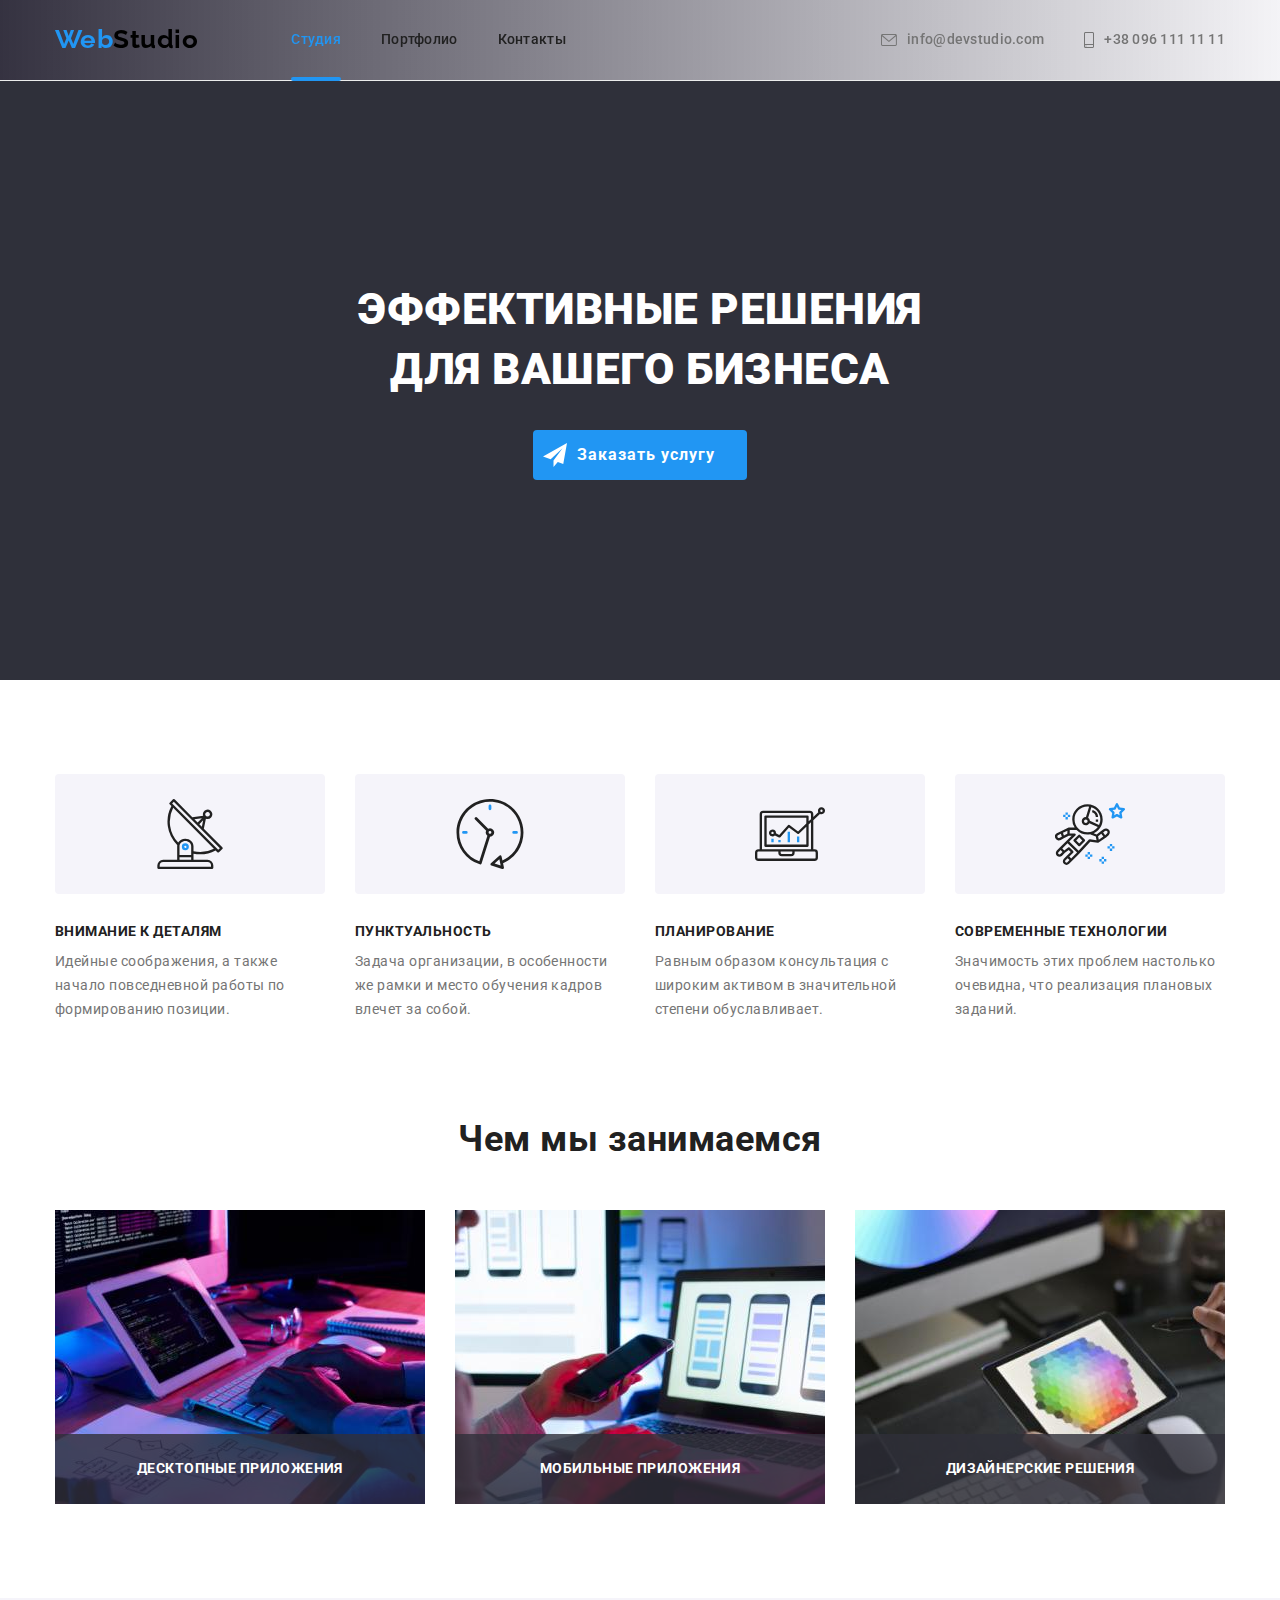
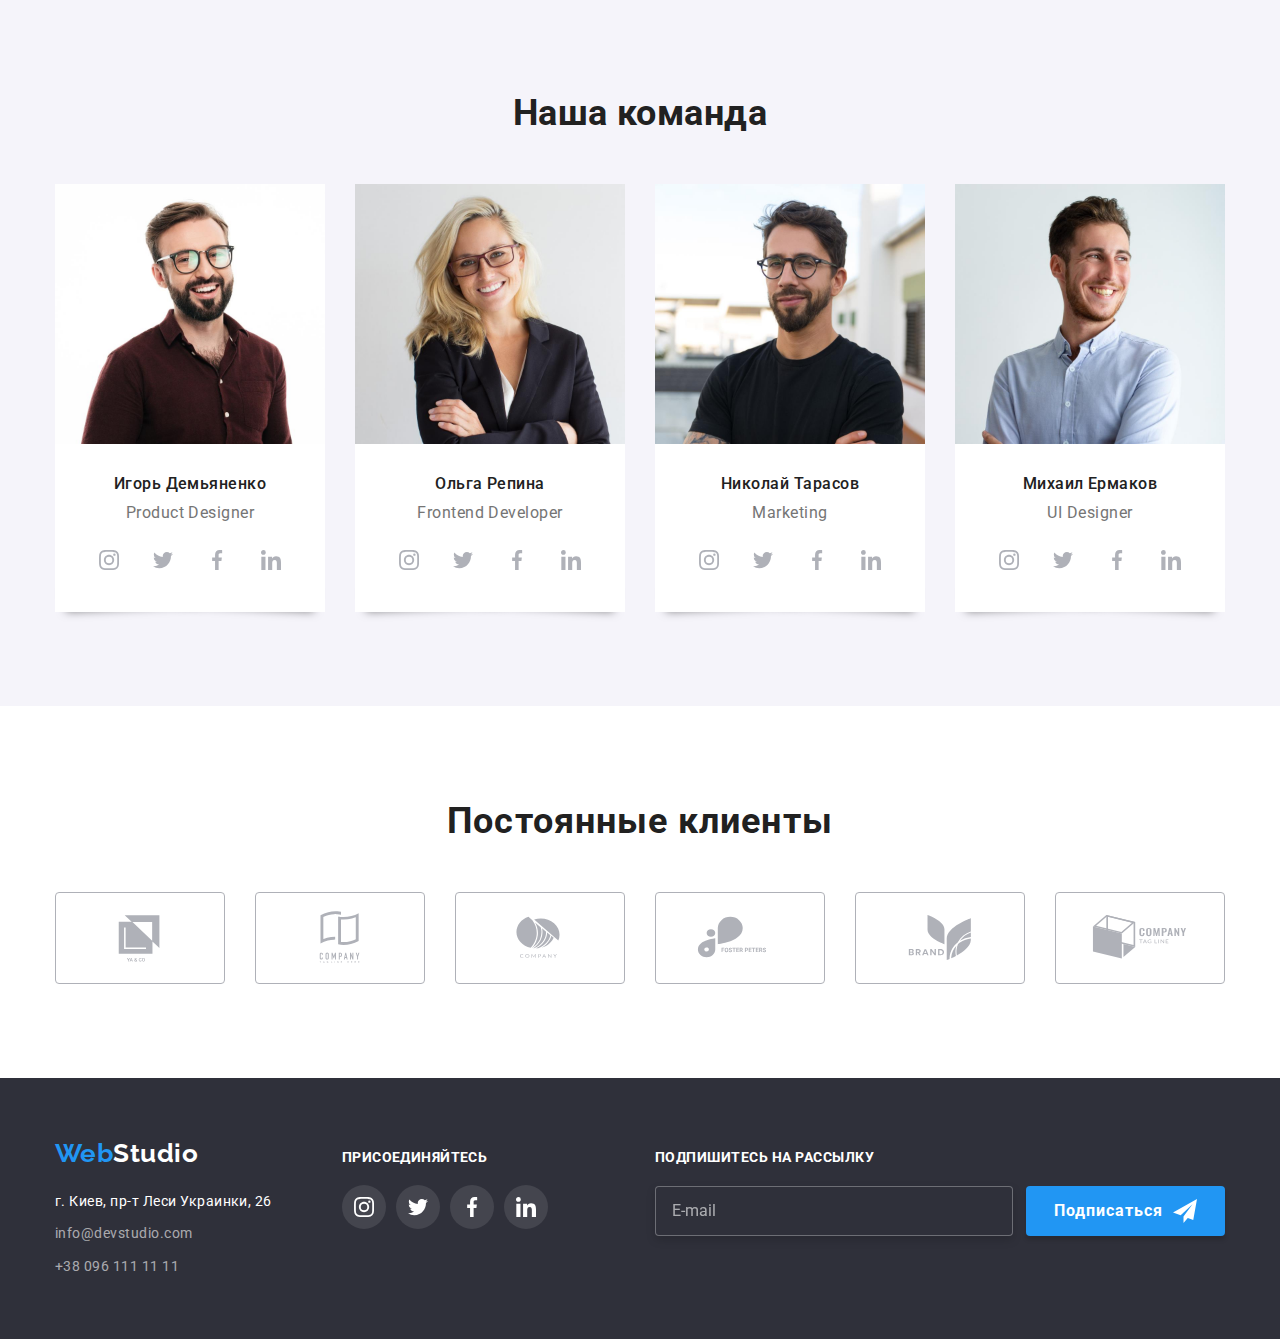
<file: index.html>
<!DOCTYPE html>
<html lang="ru">

<head>
    <link rel="icon" type="img/png" href="./images/favicon.png">
    <meta charset="UTF-8" />
    <meta name="viewport" content="width=device-width, initial-scale=1.0" />
    <title>Web Studio</title>
    <!-- Сначала шрифт, потом нормализатор -->
    <link rel="stylesheet"
        href="https://fonts.googleapis.com/css2?family=Raleway:wght@700&family=Roboto:wght@400;500;700;900&display=swap">
    <link rel="stylesheet"
        href="https://cdnjs.cloudflare.com/ajax/libs/modern-normalize/1.0.0/modern-normalize.min.css" />
    <!-- Потом ваши стили -->
    <link rel="stylesheet" href="./css/common.css">
</head>

<body class="page">
    <!--шапка сайта-->
    <header class="header">
        <div class="container-section nav-section">
            <a href="/index.html" lang="en" class="logo"><span class="logo-span">Web</span>Studio</a>
            <nav class="nav-list">
                <ul class="list site-nav">
                    <li class=" nav-item"><a href="./index.html" class="link animation current">Студия</a></li>
                    <li class=" nav-item"><a href="./portfolio.html" class="link animation">Портфолио</a></li>
                    <li class=" nav-item"><a href="#" class="link animation">Контакты</a></li>
                </ul>
            </nav>
            <ul class="list auth-nav">
                <li class=" auth-item">
                    <a href="mailto:info@devstudio.com" target="_blank" class="link animation">
                        <svg class="nav-under-icon" width="16" height="12">
                            <use href="./images/icons.svg#icon-mail"></use>
                        </svg>info&#64devstudio.com</a>
                </li>
                <li class=" auth-item">
                    <a href="tel:+380961111111" target="_blank" class="link animation">
                        <svg class="nav-under-icon" width="10" height="16">
                            <use href="./images/icons.svg#icon-smartphone"></use>
                        </svg>+38 096 111 11 11</a>
                </li>
            </ul>
        </div>
    </header>
    <main>
        <!--Герой -->
        <section class="hero">
            <div class="container-section hero-section">
                <h1 class="hero-title"> <span class="hero-title-accent">Эффективные</span> решения для&nbsp;вашего
                    бизнеса </h1>
                <button type="button" class="hero-button button bg-animation" data-modal-open>
                    Заказать услугу
                </button>
            </div>
        </section>
        <!--преимущества -->
        <section class="advantages section">
            <div class="container-section">
                <ul class="list advanteges-list">
                    <li class="advanteges-content antenna-content">
                        <div class="advanteges-icon-box" aria-label="icon-antenna">
                            <span class="visually-hidden">
                                icon-antenna
                            </span>
                            <svg class="advanteges-icon" width="70" height="70">
                                <use href="./images/icons.svg#icon-antenna"></use>
                            </svg>
                        </div>
                        <div class="advanteges-text-content">
                            <h3 class="advantages-title">Внимание к деталям</h3>
                            <p class="advantages-text">Идейные соображения, а также начало повседневной работы по
                                формированию
                                позиции.</p>
                        </div>
                    </li>
                    <li class="advanteges-content">
                        <div class="advanteges-icon-box" aria-label=" icon-clock">
                            <span class="visually-hidden">
                                icon-clock
                            </span>
                            <svg class="advanteges-icon" width="70" height="70">
                                <use href="./images/icons.svg#icon-clock"></use>
                            </svg>
                        </div>
                        <div class="advanteges-text-content">
                            <h3 class="advantages-title">Пунктуальность</h3>
                            <p class="advantages-text">Задача организации, в особенности же рамки и место обучения
                                кадров
                                влечет
                                за собой.</p>
                        </div>
                    </li>
                    <li class="advanteges-content">
                        <div class="advanteges-icon-box" aria-label=" icon-diagram">
                            <span class="visually-hidden">
                                icon-diagram
                            </span>
                            <svg class="advanteges-icon" width="70" height="70">
                                <use href="./images/icons.svg#icon-diagram"></use>
                            </svg>
                        </div>
                        <div class="advanteges-text-content">
                            <h3 class="advantages-title">Планирование</h3>
                            <p class="advantages-text">Равным образом консультация с широким активом в значительной
                                степени
                                обуславливает.</p>
                        </div>
                    </li>
                    <li class="advanteges-content">
                        <div class="advanteges-icon-box" aria-label="icon-astronaut">
                            <span class="visually-hidden">
                                icon-astronaut
                            </span>
                            <svg class="advanteges-icon" width="70" height="70">
                                <use href="./images/icons.svg#icon-astronaut"></use>
                            </svg>
                        </div>
                        <div class="advanteges-text-content">
                            <h3 class="advantages-title">Современные технологии</h3>
                            <p class="advantages-text">Значимость этих проблем настолько очевидна, что реализация
                                плановых
                                заданий.</p>
                        </div>
                    </li>
                </ul>
            </div>
        </section>
        <!--Чем мы занимаемся  -->
        <section class="activity section">
            <div class="container-section">
                <h2 class=" activity section-title">Чем мы занимаемся</h2>
                <ul class="list">
                    <li class="activity-li">
                        <img src="./images/activity/activity1.jpg" alt="Компьютер" />
                        <div class="activity-action-thumb">
                            <p class="activity-action-text">Десктопные приложения</p>
                        </div>
                    </li>
                    <li class="activity-li">
                        <img src="./images/activity/activity2.jpg" alt="Телефон" />
                        <div class="activity-action-thumb">
                            <p class="activity-action-text">Мобильные приложения</p>
                        </div>
                    </li>
                    <li class="activity-li">
                        <img src="./images/activity/activity3.jpg" alt="Планшет" />
                        <div class="activity-action-thumb">
                            <p class="activity-action-text">Дизайнерские решения</p>
                        </div>
                    </li>
                </ul>
            </div>
        </section>
        <!--Наша команда -->
        <section class="team section">
            <div class="container-section">
                <h2 class="team-title">Наша команда</h2>
                <ul class="team-list list">
                    <li class="team-item">
                        <div class="team-item-shadow">
                            <img src="./images/team/team1.jpg" alt="Игорь Демьяненко" width="270" />
                            <div class="team-under-img">
                                <h3 class="team-second-title">Игорь Демьяненко</h3>
                                <p class="team-text" lan animationg="en">Product Designer</p>
                                <ul class="socials-list list">
                                    <li class="socials-item">
                                        <a class="socials-link team-link bg-animation" href="">
                                            <svg class="team-icon svg-animation" width="20" height="20">
                                                <use href="./images/icons.svg#icon-instagram"></use>
                                            </svg>
                                        </a>
                                    </li>
                                    <li class="socials-item">
                                        <a class="socials-link team-link bg-animation" href="">
                                            <svg class="team-icon svg-animation" width="20" height="20">
                                                <use href="./images/icons.svg#icon-twitter"></use>
                                            </svg>
                                        </a>
                                    </li>
                                    <li class="socials-item">
                                        <a class="socials-link team-link bg-animation" href="">
                                            <svg class="team-icon svg-animation" width="20" height="20">
                                                <use href="./images/icons.svg#icon-facebook"></use>
                                            </svg>
                                        </a>
                                    </li>
                                    <li class="socials-item">
                                        <a class="socials-link team-link bg-animation" href="">
                                            <svg class="team-icon svg-animation" width="20" height="20">
                                                <use href="./images/icons.svg#icon-linkedin"></use>
                                            </svg>
                                        </a>
                                    </li>
                                </ul>
                            </div>
                        </div>
                    </li>
                    <li class="team-item">
                        <div class="team-item-shadow">
                            <img class="team-img" src="./images/team/team2.jpg" alt="Ольга Репина" width="270" />
                            <div class="team-under-img">
                                <h3 class="team-second-title">Ольга Репина</h3>
                                <p class="team-text" lang="en">Frontend Developer</p>
                                <ul class="socials-list list">
                                    <li class="socials-item">
                                        <a class="socials-link team-link bg-animation" href="">
                                            <svg class="team-icon svg-animation" width="20" height="20">
                                                <use href="./images/icons.svg#icon-instagram"></use>
                                            </svg>
                                        </a>
                                    </li>
                                    <li class="socials-item">
                                        <a class="socials-link team-link bg-animation" href="">
                                            <svg class="team-icon svg-animation" width="20" height="20">
                                                <use href="./images/icons.svg#icon-twitter"></use>
                                            </svg>
                                        </a>
                                    </li>
                                    <li class="socials-item">
                                        <a class="socials-link team-link bg-animation" href="">
                                            <svg class="team-icon svg-animation" width="20" height="20">
                                                <use href="./images/icons.svg#icon-facebook"></use>
                                            </svg>
                                        </a>
                                    </li>
                                    <li class="socials-item">
                                        <a class="socials-link team-link bg-animation" href="">
                                            <svg class="team-icon svg-animation" width="20" height="20">
                                                <use href="./images/icons.svg#icon-linkedin"></use>
                                            </svg>
                                        </a>
                                    </li>
                                </ul>
                            </div>
                        </div>
                    </li>
                    <li class="team-item">
                        <div class="team-item-shadow">
                            <img class="team-img" src="./images/team/team3.jpg" alt="Николай Тарасов" width="270" />
                            <div class="team-under-img">
                                <h3 class="team-second-title">Николай Тарасов</h3>
                                <p class="team-text" lang="en">Marketing</p>
                                <ul class="socials-list list">
                                    <li class="socials-item">
                                        <a class="socials-link team-link bg-animation" href="">
                                            <svg class="team-icon svg-animation" width="20" height="20">
                                                <use href="./images/icons.svg#icon-instagram"></use>
                                            </svg>
                                        </a>
                                    </li>
                                    <li class="socials-item">
                                        <a class="socials-link team-link bg-animation" href="">
                                            <svg class="team-icon svg-animation" width="20" height="20">
                                                <use href="./images/icons.svg#icon-twitter"></use>
                                            </svg>
                                        </a>
                                    </li>
                                    <li class="socials-item">
                                        <a class="socials-link team-link bg-animation" href="">
                                            <svg class="team-icon svg-animation" width="20" height="20">
                                                <use href="./images/icons.svg#icon-facebook"></use>
                                            </svg>
                                        </a>
                                    </li>
                                    <li class="socials-item">
                                        <a class="socials-link team-link bg-animation" href="">
                                            <svg class="team-icon svg-animation" width="20" height="20">
                                                <use href="./images/icons.svg#icon-linkedin"></use>
                                            </svg>
                                        </a>
                                    </li>
                                </ul>
                            </div>
                        </div>
                    </li>
                    <li class="team-item">
                        <div class="team-item-shadow">
                            <img class="team-img" src="./images/team/team4.jpg" alt="Михаил Ермаков" width="270" />
                            <div class="team-under-img">
                                <h3 class="team-second-title">Михаил Ермаков</h3>
                                <p class="team-text" lang="en">UI Designer</p>
                                <ul class="socials-list list">
                                    <li class="socials-item">
                                        <a class="socials-link team-link bg-animation" href="">
                                            <svg class="team-icon svg-animation" width="20" height="20">
                                                <use href="./images/icons.svg#icon-instagram"></use>
                                            </svg>
                                        </a>
                                    </li>
                                    <li class="socials-item">
                                        <a class="socials-link team-link bg-animation" href="">
                                            <svg class="team-icon svg-animation" width="20" height="20">
                                                <use href="./images/icons.svg#icon-twitter"></use>
                                            </svg>
                                        </a>
                                    </li>
                                    <li class="socials-item">
                                        <a class="socials-link team-link bg-animation" href="">
                                            <svg class="team-icon svg-animation" width="20" height="20">
                                                <use href="./images/icons.svg#icon-facebook"></use>
                                            </svg>
                                        </a>
                                    </li>
                                    <li class="socials-item">
                                        <a class="socials-link team-link bg-animation" href="">
                                            <svg class="team-icon svg-animation" width="20" height="20">
                                                <use href="./images/icons.svg#icon-linkedin"></use>
                                            </svg>
                                        </a>
                                    </li>
                                </ul>
                            </div>
                        </div>
                    </li>
                </ul>
            </div>
        </section>
        <section class="our-client section">
            <div class="container-section">
                <h2 class="our-client-title">Постоянные клиенты</h2>
                <ul class="our-client-list list">
                    <li class="our-client-item">
                        <a class="our-client-link border-animation" href="">
                            <svg class="our-client-icon svg-animation" width="106" height="60">
                                <use href="./images/icons.svg#icon-client-logo-1"></use>
                            </svg>
                        </a>
                    </li>
                    <li class="our-client-item">
                        <a class="our-client-link border-animation" href="">
                            <svg class="our-client-icon svg-animation" width="106" height="60">
                                <use href="./images/icons.svg#icon-client-logo-2"></use>
                            </svg>
                        </a>
                    </li>
                    <li class="our-client-item">
                        <a class="our-client-link border-animation" href="">
                            <svg class="our-client-icon svg-animation" width="106" height="60">
                                <use href="./images/icons.svg#icon-client-logo-3"></use>
                            </svg>
                        </a>
                    </li>
                    <li class="our-client-item">
                        <a class="our-client-link border-animation" href="">
                            <svg class="our-client-icon svg-animation" width="106" height="60">
                                <use href="./images/icons.svg#icon-client-logo-4"></use>
                            </svg>
                        </a>
                    </li>
                    <li class="our-client-item">
                        <a class="our-client-link border-animation" href="">
                            <svg class="our-client-icon svg-animation" width="106" height="60">
                                <use href="./images/icons.svg#icon-client-logo-5"></use>
                            </svg>
                        </a>
                    </li>
                    <li class="our-client-item">
                        <a class="our-client-link border-animation" href="">
                            <svg class="our-client-icon svg-animation" width="106" height="60">
                                <use href="./images/icons.svg#icon-client-logo-6"></use>
                            </svg>
                        </a>
                    </li>
                </ul>
            </div>

        </section>
    </main>
    <!-- Футер -->
    <footer class="footer">
        <div class="container-section footer-section">
            <div class="footer-adress-group">
                <a href="/index.html" lang="en" class="footer-logo"><span class="logo-span">Web</span>Studio</a>
                <address class="footer-adress">
                    <ul class="list">
                        <li class="footer-item"><a href="https://cutt.ly/HHQWCcf" rel="noopener noreferrer"
                                target="_blank" class="map adress">г.
                                Киев, пр-т Леси Украинки, 26</a></li>
                        <li class="footer-item"><a href="mailto:info@devstudio.com" target="_blank" lang="en"
                                class="adress">
                                info&#64devstudio.com
                            </a></li>
                        <li class="footer-item"><a href="tel:+380961111111" target="_blank" class="adress"> +38 096 111
                                11
                                11 </a></li>
                    </ul>
                </address>
            </div>
            <div class="footer-socials-group">
                <h2 class="footer-title">присоединяйтесь</h2>
                <ul class="socials-list list">
                    <li class="socials-item">
                        <a class="socials-link footer-link bg-animation" href="">
                            <svg class="socials-icon footer-icon" width="20" height="20">
                                <use href="./images/icons.svg#icon-instagram"></use>
                            </svg>
                        </a>
                    </li>
                    <li class="socials-item">
                        <a class="socials-link footer-link bg-animation" href="">
                            <svg class="socials-icon footer-icon" width="20" height="20">
                                <use href="./images/icons.svg#icon-twitter"></use>
                            </svg>
                        </a>
                    </li>
                    <li class="socials-item">
                        <a class="socials-link footer-link bg-animation" href="">
                            <svg class="socials-icon footer-icon" width="20" height="20">
                                <use href="./images/icons.svg#icon-facebook"></use>
                            </svg>
                        </a>
                    </li>
                    <li class="socials-item">
                        <a class="socials-link footer-link bg-animation" href="">
                            <svg class="socials-icon footer-icon" width="20" height="20">
                                <use href="./images/icons.svg#icon-linkedin"></use>
                            </svg>
                        </a>
                    </li>
                </ul>
            </div>
            <form class="action-form">
                <div class="action-form-field">
                    <label class="action-form-label" for="mail">Подпишитесь на рассылку</label>
                    <input class="action-form-mail" type="email" name="mail" id="mail" placeholder="E-mail">
                </div>
                <button class="action-form-btn bg-animation" type="submit">Подписаться</button>
            </form>
        </div>
    </footer>
    <div class="backdrop is-hidden" data-modal>
        <form class="form js-speaker-form" autocomplete="on">
            <button type="button" class="form-close-btn" data-modal-close>
                <svg class="close-btn-icon" width="18" height="18">
                    <use href="./images/icons.svg#icon-close"></use>
                </svg>
            </button>
            <h2 class="form-title"><span class="form-title-accent">Оставьте</span> свои данные, мы <span
                    class="form-title-accent">Вам</span> перезвоним</h2>

            <div class="form-field">
                <label class="form-label" for="user-name">Имя</label>
                <input class="form-input" type="text" name="user-name" id="user-name" placeholder="Max Muster" required
                    minlength="3" />
                <svg class="form-icon" width="18" height="18">
                    <use href="./images/icons.svg#icon-person"></use>
                </svg>
            </div>

            <div class="form-field">
                <label class="form-label" for="tel">Телефон</label>
                <input class="form-input" type="tel" name="tel" id="tel" placeholder="+38(0**)-123-45-67" required
                    minlength="3" />
                <svg class="form-icon" width="18" height="18">
                    <use href="./images/icons.svg#icon-phone"></use>
                </svg>
            </div>

            <div class="form-field">
                <label class="form-label" for="mail">Почта</label>
                <input class="form-input" type="email" name="mail" id="mail " placeholder="email@email.com" required
                    minlength="3" />
                <svg class="form-icon" width="18" height="18">
                    <use href="./images/icons.svg#icon-email"></use>
                </svg>
            </div>

            <div class="form-field comment-field">
                <label class="form-label" for="comment">Комментарий</label>
                <textarea class="form-input" name="comment" id="comment" placeholder="Введите текст"></textarea>
            </div>

            <div class="agreements-field">
                <label class="form-label agreements-label">
                    <input class="form-checkbox" type="checkbox" name="agreements" required />
                    <!-- <span class="form-accept-icon"></span> -->

                    <svg class="form-accept-icon" width="15" height="15">
                        <use href="./images/icons.svg#accept-icon"></use>
                    </svg>
                    Соглашаюсь с рассылкой и принимаю <a href="https://www.instagram.com/1valent/"
                        class="agreements-link" target="_blank">Условия договора</a>
                </label>
            </div>

            <button class="modal-btn bg-animation" type="submit">Отправить</button>
        </form>
    </div>
    <script>
        (() => {
            document.querySelector('.js-speaker-form').addEventListener('submit', e => {
                e.preventDefault();

                new FormData(e.currentTarget).forEach((value, name) =>
                    console.log(`${name}: ${value}`),
                );
            });
        })();
    </script>
    <script>
        // position fixed - js mode
        // console.log(document.querySelector(".nav-section").getBoundingClientRect().height);
        // const { height: pageHeaderHeight } = document
        //     .querySelector(".nav-section")
        //     .getBoundingClientRect();

        // document.body.style.paddingTop = `${pageHeaderHeight}px`;    
    </script>
    <script src="./js/modal.js"></script>
</body>

</html>
</file>
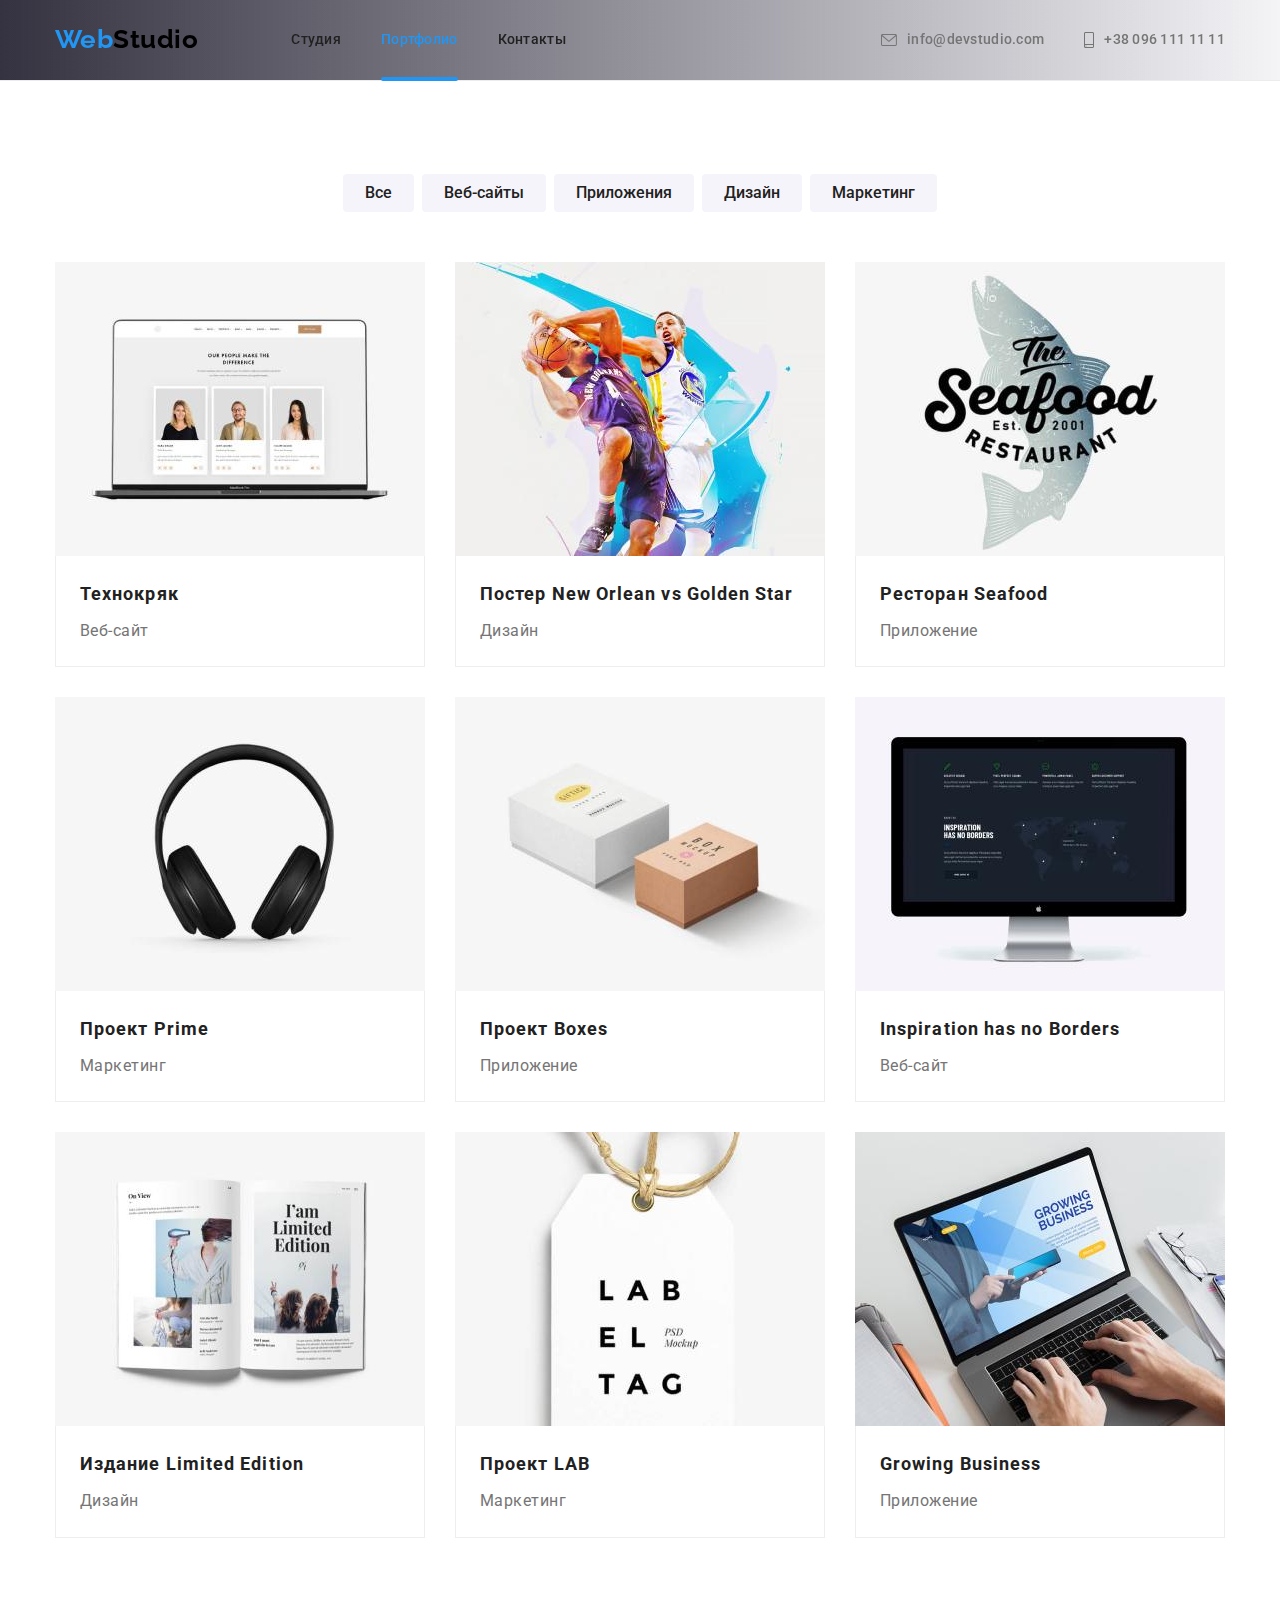
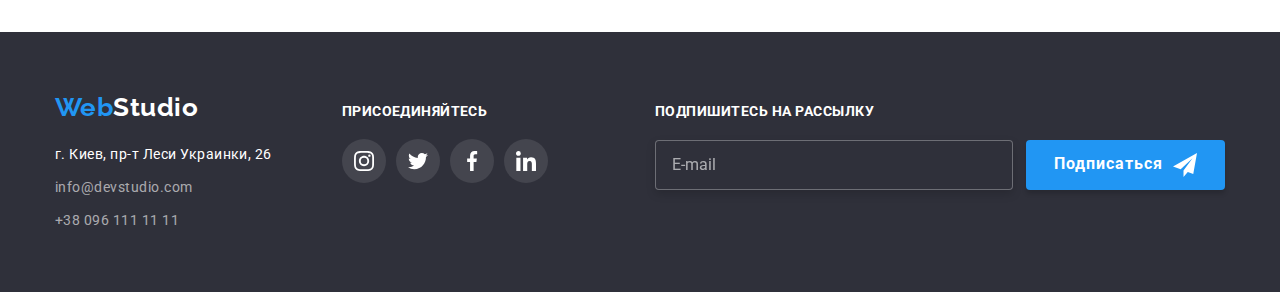
<file: portfolio.html>
<!DOCTYPE html>
<html lang="ru">

<head>
    <meta charset="UTF-8" />
    <meta name="viewport" content="width=device-width, initial-scale=1.0" />
    <title>Web Studio</title>
    <!-- Сначала шрифт, потом нормализатор -->
    <link rel="stylesheet"
        href="https://fonts.googleapis.com/css2?family=Raleway:wght@700&family=Roboto:wght@400;500;700;900&display=swap">
    <link rel="stylesheet"
        href="https://cdnjs.cloudflare.com/ajax/libs/modern-normalize/1.0.0/modern-normalize.min.css" />
    <!-- Потом ваши стили -->
    <link rel="stylesheet" href="./css/common.css">
</head>

<body class="page">
    <!--шапка сайта-->
    <header class="header">
        <div class="container-section nav-section">
            <a href="/index.html" lang="en" class="logo"><span class="logo-span">Web</span>Studio</a>
            <nav class="nav-list">
                <ul class="list site-nav">
                    <li class=" nav-item"><a href="./index.html" class="link animation">Студия</a></li>
                    <li class=" nav-item"><a href="./portfolio.html" class="link animation  current">Портфолио</a></li>
                    <li class=" nav-item"><a href="#" class="link animation">Контакты</a></li>
                </ul>
            </nav>
            <ul class="list auth-nav">
                <li class=" auth-item">
                    <a href="mailto:info@devstudio.com" target="_blank" class="link animation">
                        <svg class="nav-under-icon" width="16" height="12">
                            <use href="./images/icons.svg#icon-mail"></use>
                        </svg>info&#64devstudio.com</a>
                </li>
                <li class=" auth-item">
                    <a href="tel:+380961111111" target="_blank" class="link animation">
                        <svg class="nav-under-icon " width="10" height="16">
                            <use href="./images/icons.svg#icon-smartphone"></use>
                        </svg>+38 096 111 11 11</a>
                </li>
            </ul>
        </div>
    </header>
    <main>
        <!-- job-options -->
        <section class="job section">
            <!-- спрятать -->
            <h1 class="visually-hidden">job-options</h1>
            <div class="job container-section">
                <ul class="job-list list ">
                    <li class="job-icon"><button type="button"
                            class="button job-option port-btn-animation ">Все</button></li>
                    <li class="job-icon"><button type="button"
                            class="button job-option animation port-btn-animation">Веб-сайты</button>
                    </li>
                    <li class="job-icon"><button type="button"
                            class="button job-option animation port-btn-animation">Приложения</button>
                    </li>
                    <li class="job-icon"><button type="button"
                            class="button job-option animation port-btn-animation">Дизайн</button>
                    </li>
                    <li class="job-icon"><button type="button"
                            class="button job-option animation port-btn-animation">Маркетинг</button>
                    </li>
                </ul>
                <!-- развернутый список -->
                <ul class="job-full list ">
                    <li class="job-full-icon">
                        <a class="job-list-link" href="#">
                            <div class="job-action-thumb">
                                <img class="job-action-picture" src="./images/portfolio/9.jpg" alt="Технокряк"
                                    width="370" height="294">
                                <div class="job-action-product">
                                    <p class="job-action-text">
                                        Ресурс предлагает комплексные предложения с разным уровнем функционала и
                                        сервисов.
                                        Все это позволит посетителю получить
                                        исчерпывающие сведения о компании или частном лице.
                                    </p>
                                </div>
                            </div>
                            <div class="job-full-undertext job-before-fu">
                                <h2 class="job-list-title">Технокряк</h2>
                                <p class="job-list-text">Веб-сайт</p>
                            </div>
                        </a>
                    </li>
                    <li class="job-full-icon">
                        <a class="job-list-link" href="#">
                            <div class="job-action-thumb">
                                <img class="job-action-picture" src="./images/portfolio/1.jpg" alt="Технокряк"
                                    width="370" height="294">
                                <div class="job-action-product">
                                    <p class="job-action-text">
                                        Ресурс предлагает комплексные предложения с разным уровнем функционала и
                                        сервисов.
                                        Все это позволит посетителю получить
                                        исчерпывающие сведения о компании или частном лице.
                                    </p>
                                </div>
                            </div>
                            <div class="job-full-undertext">
                                <h2 class="job-list-title">Постер New Orlean vs Golden Star</h2>
                                <p class="job-list-text">Дизайн</p>
                            </div>
                        </a>
                    </li>
                    <li class="job-full-icon">
                        <a class="job-list-link" href="#">
                            <div class="job-action-thumb">
                                <img class="job-action-picture" src="./images/portfolio/2.jpg" alt="Технокряк"
                                    width="370" height="294">
                                <div class="job-action-product">
                                    <p class="job-action-text">
                                        Ресурс предлагает комплексные предложения с разным уровнем функционала и
                                        сервисов.
                                        Все это позволит посетителю получить
                                        исчерпывающие сведения о компании или частном лице.
                                    </p>
                                </div>
                            </div>
                            <div class="job-full-undertext">
                                <h2 class="job-list-title">Ресторан Seafood</h2>
                                <p class="job-list-text">Приложение</p>
                            </div>
                        </a>
                    </li>
                    <li class="job-full-icon">
                        <a class="job-list-link" href="#">
                            <div class="job-action-thumb">
                                <img class="job-action-picture" src="./images/portfolio/3.jpg" alt="Технокряк"
                                    width="370" height="294">
                                <div class="job-action-product">
                                    <p class="job-action-text">
                                        Ресурс предлагает комплексные предложения с разным уровнем функционала и
                                        сервисов.
                                        Все это позволит посетителю получить
                                        исчерпывающие сведения о компании или частном лице.
                                    </p>
                                </div>
                            </div>
                            <div class="job-full-undertext">
                                <h2 class="job-list-title">Проект Prime</h2>
                                <p class="job-list-text">Маркетинг</p>
                            </div>

                        </a>
                    </li>
                    <li class="job-full-icon">
                        <a class="job-list-link" href="#">
                            <div class="job-action-thumb">
                                <img class="job-action-picture" src="./images/portfolio/4.jpg" alt="Технокряк"
                                    width="370" height="294">
                                <div class="job-action-product">
                                    <span class="job-action-text">
                                        Ресурс предлагает комплексные предложения с разным уровнем функционала и
                                        сервисов.
                                        Все это позволит посетителю получить
                                        исчерпывающие сведения о компании или частном лице.
                                    </span>
                                </div>
                            </div>
                            <div class="job-full-undertext">
                                <h2 class="job-list-title">Проект Boxes</h2>
                                <p class="job-list-text">Приложение</p>
                            </div>

                        </a>
                    </li>
                    <li class="job-full-icon">
                        <a class="job-list-link" href="#">
                            <div class="job-action-thumb">
                                <img class="job-action-picture" src="./images/portfolio/5.jpg" alt="Технокряк"
                                    width="370" height="294">
                                <div class="job-action-product">
                                    <p class="job-action-text">
                                        Ресурс предлагает комплексные предложения с разным уровнем функционала и
                                        сервисов.
                                        Все это позволит посетителю получить
                                        исчерпывающие сведения о компании или частном лице.
                                    </p>
                                </div>
                            </div>
                            <div class="job-full-undertext">
                                <h2 class="job-list-title">Inspiration has no Borders</h2>
                                <p class="job-list-text">Веб-сайт</p>
                            </div>

                        </a>
                    </li>
                    <li class="job-full-icon">
                        <a class="job-list-link" href="#">
                            <div class="job-action-thumb">
                                <img class="job-action-picture" src="./images/portfolio/6.jpg" alt="Технокряк"
                                    width="370" height="294">
                                <div class="job-action-product">
                                    <p class="job-action-text">
                                        Ресурс предлагает комплексные предложения с разным уровнем функционала и
                                        сервисов.
                                        Все это позволит посетителю получить
                                        исчерпывающие сведения о компании или частном лице.
                                    </p>
                                </div>
                            </div>
                            <div class="job-full-undertext">
                                <h2 class="job-list-title">Издание Limited Edition</h2>
                                <p class="job-list-text">Дизайн</p>
                            </div>

                        </a>
                    </li>
                    <li class="job-full-icon">
                        <a class="job-list-link" href="#">
                            <div class="job-action-thumb">
                                <img class="job-action-picture" src="./images/portfolio/7.jpg" alt="Технокряк"
                                    width="370" height="294">
                                <div class="job-action-product">
                                    <p class="job-action-text">
                                        Ресурс предлагает комплексные предложения с разным уровнем функционала и
                                        сервисов.
                                        Все это позволит посетителю получить
                                        исчерпывающие сведения о компании или частном лице.
                                    </p>
                                </div>
                            </div>
                            <div class="job-full-undertext">
                                <h2 class="job-list-title">Проект LAB</h2>
                                <p class="job-list-text">Маркетинг</p>
                            </div>

                        </a>
                    </li>
                    <li class="job-full-icon">
                        <a class="job-list-link" href="#">
                            <div class="job-action-thumb">
                                <img class="job-action-picture" src="./images/portfolio/8.jpg" alt="Технокряк"
                                    width="370" height="294">
                                <div class="job-action-product">
                                    <p class="job-action-text">
                                        Ресурс предлагает комплексные предложения с разным уровнем функционала и
                                        сервисов.
                                        Все это позволит посетителю получить
                                        исчерпывающие сведения о компании или частном лице.
                                    </p>
                                </div>
                            </div>
                            <div class="job-full-undertext">
                                <h2 class="job-list-title">Growing Business</h2>
                                <p class="job-list-text">Приложение</p>
                            </div>

                        </a>
                    </li>
                </ul>
            </div>
        </section>
    </main>
    <footer class="footer">
        <div class="container-section footer-section">
            <div class="footer-adress-group">
                <a href="/index.html" lang="en" class="footer-logo"><span class="logo-span">Web</span>Studio</a>
                <address class="footer-adress">
                    <ul class="list">
                        <li class="footer-item"><a href="https://cutt.ly/HHQWCcf" rel="noopener noreferrer"
                                target="_blank" class="map adress">г.
                                Киев, пр-т Леси Украинки, 26</a></li>
                        <li class="footer-item"><a href="mailto:info@devstudio.com" target="_blank" lang="en"
                                class="adress">
                                info&#64devstudio.com
                            </a></li>
                        <li class="footer-item"><a href="tel:+380961111111" target="_blank" class="adress"> +38 096 111
                                11
                                11 </a></li>
                    </ul>
                </address>
            </div>
            <div class="footer-socials-group">
                <h2 class="footer-title">присоединяйтесь</h2>
                <ul class="socials-list list">
                    <li class="socials-item">
                        <a class="socials-link footer-link bg-animation" href="">
                            <svg class="socials-icon footer-icon" width="20" height="20">
                                <use href="./images/icons.svg#icon-instagram"></use>
                            </svg>
                        </a>
                    </li>
                    <li class="socials-item">
                        <a class="socials-link footer-link bg-animation" href="">
                            <svg class="socials-icon footer-icon" width="20" height="20">
                                <use href="./images/icons.svg#icon-twitter"></use>
                            </svg>
                        </a>
                    </li>
                    <li class="socials-item">
                        <a class="socials-link footer-link bg-animation" href="">
                            <svg class="socials-icon footer-icon" width="20" height="20">
                                <use href="./images/icons.svg#icon-facebook"></use>
                            </svg>
                        </a>
                    </li>
                    <li class="socials-item">
                        <a class="socials-link footer-link bg-animation" href="">
                            <svg class="socials-icon footer-icon" width="20" height="20">
                                <use href="./images/icons.svg#icon-linkedin"></use>
                            </svg>
                        </a>
                    </li>
                </ul>
            </div>
            <div class="action-form">
                <div class="action-form-field">
                    <label class="action-form-label" for="mail">Подпишитесь на рассылку</label>
                    <input class="action-form-mail" type="email" name="mail" id="mail" placeholder="E-mail">
                </div>
                <button class="action-form-btn bg-animation" type="submit">Подписаться</button>
            </div>
        </div>
    </footer>
</body>

</html>
</file>
<file: css/common.css>
:root {
  --main-text-color: #212121;
  --low-text-color: #757575;
  --accent-bgc: #2196f3;
  --button-hover: #188ce8;
  --accent-color: #ffffff;
  --team-bgc: #f5f4fa;
  --hero-footer-color: #2f303a;
  --header-top-collor: #c4c4c4;
  --border-job-icon: #eeeeee;
  --border-header: #ececec;
  --bgc-undericon: rgb(33, 150, 243);
  --action-portfolio-text: rgb(33, 150, 243, 0.9);
  --icon-cl: #afb1b8;

  --padding-top: 80px;

  --transition-timing-function: 500ms cubic-bezier(0.4, 0, 0.2, 1);
}

/* пример без аутлайнов  */
li,
input,
a,
button,
textarea {
  outline: transparent;
}

h1,
h2,
h3,
p {
  margin-top: 0;
  margin-bottom: 0;
}

img,
svg {
  display: block;
}
.page {
  color: var(--main-text-color);
  font-family: Roboto, sans-serif;
  letter-spacing: 0.03em;
  /* fixed position */
  padding-top: var(--padding-top);
}
.section {
  padding: 94px 0;
}
.container-section {
  padding: 0 15px;
  margin: 0 auto;

  width: 1200px;
  /* outline: 2px solid #188ce8; */
}

.list {
  list-style: none;
  padding: 0;
  margin: 0;
}

.button {
  border: 1px;
  cursor: pointer;
  border-radius: 4px;
  font-size: 16px;
}
.animation {
  transition: color var(--transition-timing-function);
}
.border-animation {
  transition: border-color var(--transition-timing-function);
}
.bg-animation {
  transition: background-color var(--transition-timing-function);
}
.svg-animation {
  transition: fill var(--transition-timing-function);
}

.port-btn-animation {
  transition: color var(--transition-timing-function), box-shadow var(--transition-timing-function),
    background-color var(--transition-timing-function);
}
/* header */
.header {
  border-bottom: 1px solid var(--border-header);

  /* position fixed try */
  position: fixed;
  min-width: var(--padding-top);
  left: 50%;
  top: 0;
  transform: translateX(-50%);
  width: 100%;
  z-index: 1;
  background: linear-gradient(to right, rgba(31, 28, 44, 0.9), rgba(146, 141, 171, 0.1));
}
.nav-section {
  display: flex;
  align-items: center;
  margin: 0 auto;
}

.logo {
  text-decoration: none;
  padding: 24px 0;
  margin-right: 93px;

  color: #000000;
  font-family: Raleway;
  font-weight: 700;
  font-size: 26px;
  line-height: 1.2;
}

.logo-span {
  color: var(--accent-bgc);
}

.site-nav {
  display: flex;
  margin: 0;
  padding: 22px 0;
}

.nav-item:not(:last-child),
.auth-item:not(:last-child) {
  margin-right: 40px;
}

.site-nav .link {
  position: relative;
  display: block;
  padding: 10px 0;

  color: var(--main-text-color);
  letter-spacing: 0.02em;
  font-weight: 500;
  font-size: 14px;
  line-height: 1.14;
  text-decoration: none;
}
.site-nav .link:hover,
.site-nav .link:focus {
  color: var(--accent-bgc);
}

.site-nav .link.current {
  color: var(--accent-bgc);
}

.site-nav .link.current::after {
  content: '';
  position: absolute;
  display: block;
  left: 0;
  bottom: -23px;

  width: 100%;
  height: 4px;
  border-radius: 2px;
  background-color: var(--accent-bgc);
}
.auth-nav {
  display: flex;
  margin: 0;
  margin-left: auto;
  padding: 22px 0;
}

.auth-nav .link {
  display: flex;
  align-items: center;
  padding: 10px 0;

  color: var(--low-text-color);
  letter-spacing: 0.02em;
  font-weight: 500;
  font-size: 14px;
  line-height: 1.14;
  text-decoration: none;
}

.nav-under-icon {
  display: block;
  margin-right: 10px;
  fill: var(--low-text-color);
  transition: fill var(--transition-timing-function);
}
.auth-nav .link:hover .nav-under-icon,
.auth-nav .link:focus .nav-under-icon {
  fill: var(--accent-bgc);
}
.auth-nav .link:hover,
.auth-nav .link:focus {
  color: var(--accent-bgc);
}

/* hero */

.hero {
  max-width: 1600px;
  height: 600px;
  margin: 0 auto;
  padding: 200px 0;
  background-color: var(--hero-footer-color);

  animation-name: changeBgGradient;
  animation-iteration-count: infinite;
  animation-timing-function: ease-in-out;
  animation-duration: 2000ms;
  animation-direction: alternate;

  background-position: center;
  background-repeat: no-repeat;
  background-size: cover;
}

@keyframes changeBgGradient {
  0% {
    background-image: linear-gradient(to right, rgba(47, 48, 58, 0.4), rgba(47, 48, 58, 0.4)),
      url(../images/hero-img.jpg);
  }

  40% {
    background-image: linear-gradient(to right, rgba(47, 48, 58, 0.4), rgba(47, 48, 58, 0.4)),
      url(../images/hero-img.jpg);
  }

  45% {
    background-image: linear-gradient(to right, rgba(255, 255, 255, 0.1), rgba(47, 48, 58, 0.4)),
      url(../images/hero-img.jpg);
  }

  50% {
    background-image: linear-gradient(to right, rgba(255, 255, 255, 0.1), rgba(255, 255, 255, 0.1)),
      url(../images/hero-img.jpg);
  }

  55% {
    background-image: linear-gradient(to right, rgba(47, 48, 58, 0.4), rgba(255, 255, 255, 0.1)),
      url(../images/hero-img.jpg);
  }

  60% {
    background-image: linear-gradient(to right, rgba(47, 48, 58, 0.4), rgba(47, 48, 58, 0.4)),
      url(../images/hero-img.jpg);
  }

  100% {
    background-image: linear-gradient(to right, rgba(47, 48, 58, 0.4), rgba(47, 48, 58, 0.4)),
      url(../images/hero-img.jpg);
  }
}

.hero-title {
  width: 696px;
  margin: 0 auto;
  margin-bottom: 30px;

  color: var(--accent-color);
  font-weight: 900;
  font-size: 44px;
  line-height: 1.36;
  text-transform: uppercase;
  text-align: center;
}

.hero-title-accent {
  animation-name: changeColor;
  animation-iteration-count: infinite;
  animation-timing-function: ease-in;
  animation-duration: 2000ms;
  animation-direction: normal;
}

@keyframes changeColor {
  0% {
    color: var(--accent-color);
  }

  75% {
    color: var(--accent-color);
  }

  80% {
    color: var(--accent-bgc);
  }

  85% {
    color: var(--accent-color);
  }

  90% {
    color: var(--accent-bgc);
  }

  95% {
    color: var(--accent-color);
  }

  100% {
    color: var(--accent-color);
  }
}

.hero-button {
  display: flex;
  margin: 0 auto;
  text-align: center;
  position: relative;

  letter-spacing: 0.06em;
  padding: 10px 32px;
  padding-left: 0;
  color: var(--accent-color);
  background-color: var(--accent-bgc);
  font-weight: 700;
  line-height: 1.9;
}

.hero-button:hover,
.hero-button:focus {
  background-color: var(--button-hover);
}

.hero-button::before {
  content: '';
  margin: 3px 10px 0;

  background-image: url(../images/modal-theme-icons/icon-send.svg);
  width: 24px;
  height: 24px;
  background-size: contain;
  transform: translate(0, 0) scale(1);
  transition: transform var(--transition-timing-function);
}

.hero-button:hover::before,
.hero-button:focus::before {
  animation: changeIconPosition 2000ms ease;
}

@keyframes changeIconPosition {
  0% {
    transform: translate(0, 0) scale(1);
  }

  50% {
    transform: translate(50px, -50px) scale(0.1);
    opacity: 0;
  }

  60% {
    transform: translate(-50px, 50px) scale(2);
    opacity: 0;
  }

  100% {
    transform: translate(0, 0) scale(1);
  }
}
/* .hero-button::before,
.hero-button::after {
  content: '';
  display: inline-block;
  transition: transform var(--transition-timing-function);

  width: 32px;
  height: 32px;
  background-size: contain;
  perspective: 600px;
}
.hero-button::before {
  background-image: url(../images/main-button-icons/hipster.svg);
  margin: 0 10px;
  transition-delay: 100ms;
  transform: translateY(0) rotateX(0);
}
.hero-button:hover::before,
.hero-button:focus::before {
  transform: translateY(-50px) rotateX(360deg);
}

.hero-button::after {
  position: absolute;
  top: 50%;
  left: 10px;
  transform: translateY(calc(-50% + 50px)) rotateX(0deg);
  background-image: url(../images/main-button-icons/grin.svg);
}

.hero-button:hover::after,
.hero-button:focus::after {
  transform: translateY(-50%) rotateX(360deg);
} */
/* advanteges */
.advantages.section {
  padding-bottom: 0;
}
.advanteges-list {
  display: flex;
}

.advanteges-content:not(:first-child) {
  margin-left: 30px;
}

.advanteges-icon-box {
  display: flex;
  width: 270px;
  height: 120px;
  background: var(--team-bgc);
  border-radius: 4px;
  align-items: center;
  justify-content: center;
}
.advanteges-text-content {
  width: 270px;
  height: 130px;
  padding-top: 30px;
}

.advantages-title {
  font-size: 14px;
  line-height: 1.14;
  text-transform: uppercase;
  margin-bottom: 10px;
}

.advantages-text {
  color: var(--low-text-color);
  font-size: 14px;
  line-height: 1.7;
}

/* activity */
.activity.section {
  margin-top: 0;
}
.activity .container-section {
  flex-wrap: wrap;
  margin: 0 auto;
}
.activity.section-title {
  font-size: 36px;
  line-height: 1.17;
  text-align: center;
  margin-bottom: 50px;
}
.activity .list {
  display: flex;
}

.activity-li {
  width: 370px;
  height: 294px;
  position: relative;
}
.activity-li:not(:last-child) {
  margin-right: 30px;
}

.activity-action-thumb {
  display: flex;
  justify-content: center;
  position: absolute;
  left: 0;
  bottom: 0;
  width: 370px;
  height: 70px;
  padding: 27px 82px;

  background: rgba(47, 48, 58, 0.8);
}
.activity-action-text {
  font-weight: 700;
  font-size: 14px;
  line-height: 1.14;
  text-align: center;
  letter-spacing: 0.03em;
  text-transform: uppercase;

  color: var(--accent-color);
}
/* team */

.team.section {
  background-color: var(--team-bgc);
}

.team-title {
  text-align: center;
  margin: 0 auto 50px;
  font-size: 36px;
  line-height: 1.17;
}

.team-list {
  display: flex;
}

.team-item:not(:last-child) {
  margin-right: 30px;
}

.team-item-shadow {
  width: 270px;
  height: 428px;
  position: relative;
  z-index: 0;
}

.team-item-shadow:before,
.team-item-shadow:after {
  position: absolute;
  z-index: -1;
  content: '';
  bottom: 20px;
  left: 10px;
  width: 50%;
  top: 90%;
  background-color: #212121;
  max-width: 270px;
  box-shadow: 0px 16px 10px rgba(0, 0, 0, 0.5);
  transform: rotate(-3deg);
}

.team-item-shadow:after {
  transform: rotate(3deg);
  right: 10px;
  left: auto;
}

.team-under-img {
  padding: 30px 0;
  background-color: var(--accent-color);
}
.team-second-title {
  margin-bottom: 10px;
  font-weight: 500;
  font-size: 16px;
  line-height: 1.19;
  text-align: center;
}

.team-text {
  color: var(--low-text-color);
  font-size: 16px;
  line-height: 1.19;
  text-align: center;
  margin-bottom: 16px;
}
.socials-list {
  display: flex;
  align-items: center;
  justify-content: center;
}
.socials-item:not(:first-child) {
  margin-left: 10px;
}
.socials-link {
  display: flex;
  align-items: center;
  justify-content: center;

  width: 44px;
  height: 44px;
  border-radius: 50%;
}
.team-link:hover,
.team-link:focus {
  background-color: var(--bgc-undericon);
}
.team-icon {
  fill: var(--icon-cl);
}
.team-link:hover .team-icon,
.team-link:focus .team-icon {
  fill: var(--accent-color);
}

/* our-client-section */

.our-client-title {
  font-weight: 700;
  font-size: 36px;
  line-height: 1.17;
  text-align: center;
  letter-spacing: 0.03em;
  color: var(--main-text-color);

  margin-bottom: 50px;
}
.our-client-list {
  display: flex;
  align-items: center;
}
.our-client-item {
  flex-basis: calc((100% - 5 * 30px / 6));
  height: 92px;
}
.our-client-item:not(:first-child) {
  margin-left: 30px;
}
.our-client-link {
  display: flex;
  justify-content: center;
  align-items: center;

  width: 100%;
  height: 100%;

  border: 1px solid var(--icon-cl);
  border-radius: 4px;
}
.our-client-link:hover,
.our-client-link:focus {
  border-color: var(--bgc-undericon);
}

.our-client-icon {
  fill: var(--icon-cl);
}
.our-client-link:hover .our-client-icon,
.our-client-link:focus .our-client-icon {
  fill: var(--bgc-undericon);
}

/* footer */

.footer {
  padding: 60px 0;
  color: var(--accent-color);
  background-color: var(--hero-footer-color);
}
.footer-section {
  display: flex;
  align-items: baseline;
}
.footer-adress-group {
  margin-right: 70px;
}
.footer-logo {
  color: var(--accent-color);
  font-family: Raleway;
  font-weight: 700;
  font-size: 26px;
  line-height: 1.2;
  text-decoration: none;
}

.footer-adress {
  margin-top: 20px;
}

.logo-span {
  color: var(--accent-bgc);
}

.adress {
  color: rgba(255, 255, 255, 0.6);
  text-decoration: none;
  font-style: normal;
  font-size: 14px;
  line-height: 1.7;
}
.map.adress {
  color: var(--accent-color);
}

.footer-title {
  color: var(--accent-color);
  font-weight: 700;
  font-size: 14px;
  line-height: 16px;
  letter-spacing: 0.03em;
  text-transform: uppercase;

  margin-bottom: 20px;
}
.footer-item:not(:last-child) {
  margin-bottom: 9px;
}
.footer-link {
  background-color: rgba(255, 255, 255, 0.1);
}
.footer-link:hover,
.footer-link:focus {
  background-color: var(--bgc-undericon);
}
.footer-icon {
  fill: var(--accent-color);
}
/* footer action field  */

.action-form {
  position: relative;
  width: 570px;
  height: 86px;
  margin-left: auto;
}

.action-form-field {
  display: flex;
  flex-direction: column;
  font-weight: 700;
  font-size: 14px;
  line-height: 1.14;
  text-transform: uppercase;

  color: var(--accent-color);
}

.action-form-label {
  margin-bottom: 20px;
}

.action-form-mail {
  width: 358px;
  height: 50px;
  padding: 15px 0 15px 16px;
  background-color: var(--hero-footer-color);
  color: rgba(255, 255, 255);
  border: 1px solid rgba(255, 255, 255, 0.3);
  filter: drop-shadow(0px 4px 4px rgba(0, 0, 0, 0.15));
  border-radius: 4px;
  cursor: pointer;
  transition: var(--transition-timing-function);
}

.action-form-mail::placeholder {
  font-size: 16px;
  line-height: 1.25;
  color: rgba(255, 255, 255, 0.6);
}

.action-form-mail:hover,
.action-form-mail:focus {
  border: 1px solid rgba(255, 255, 255);
}

.action-form-btn {
  display: flex;
  position: absolute;
  align-items: center;
  text-align: center;
  cursor: pointer;
  bottom: 0;
  right: 0;

  height: 50px;
  padding: 10px 28px;

  font-weight: 700;
  font-size: 16px;
  line-height: 1.8;
  letter-spacing: 0.06em;
  color: var(--accent-color);
  background-color: var(--accent-bgc);
  box-shadow: 0px 4px 4px rgba(0, 0, 0, 0.15);
  border-radius: 4px;
  border: 1px;
}

.action-form-btn:hover,
.action-form-btn:focus {
  background-color: var(--button-hover);

  transition: var(--transition-timing-function);
}

.action-form-btn::after {
  content: '';
  display: inline-block;

  width: 24px;
  height: 24px;
  background-image: url(../images/modal-theme-icons/icon-send.svg);
  background-size: contain;
  margin-left: 10px;

  transform: translate(0, 0) scale(1);
  transition: transform var(--transition-timing-function);
}

.action-form-btn:hover::after,
.action-form-btn:focus::after {
  animation: changeIconPosition 2000ms ease;
}

/* backdrop */

.backdrop {
  position: fixed;
  z-index: 1;
  top: 0;
  left: 0;
  opacity: 1;

  width: 100%;
  height: 100%;
  background: linear-gradient(to right, rgb(31, 28, 44, 0.9), rgba(146, 141, 171, 0.1));
  transition: opacity var(--transition-timing-function);
}
.backdrop.is-hidden {
  opacity: 0;
  pointer-events: none;
}
.backdrop.is-hidden .form {
  transform: translate(-150%, -100%) scale(0.4) rotateZ(0deg);
  opacity: 0;
}

.form {
  position: absolute;
  top: 50%;
  left: 50%;
  opacity: 1;
  padding: 40px;
  transform: translate(-50%, -50%) scale(1) rotateZ(360deg);

  width: 528px;
  height: 581px;
  background: rgba(255, 255, 255);

  transition: transform var(--transition-timing-function), opacity var(--transition-timing-function);
}

.form-close-btn {
  display: block;
  position: absolute;
  top: 8px;
  right: 8px;
  width: 30px;
  height: 30px;
  padding: 0;
  margin: 0;

  border-radius: 50%;
  border: 1px solid rgba(0, 0, 0, 0.1);

  background-color: var(--accent-color);
  transition: var(--transition-timing-function);
  cursor: pointer;
  text-align: center;
}

.close-btn-icon {
  transition: var(--transition-timing-function);
  margin: 0 auto;
}

.form-close-btn:hover,
.form-close-btn:focus {
  border: 1px solid var(--accent-bgc);
}

.form-close-btn:hover .close-btn-icon,
.form-close-btn:focus .close-btn-icon {
  fill: var(--accent-bgc);
}

.form-title {
  font-size: 20px;
  line-height: 1.15;
  text-align: center;
  letter-spacing: 0.03em;

  color: var(--main-text-color);
  padding-bottom: 12px;
}

.form-title-accent {
  color: var(--accent-bgc);
}

.form-field {
  display: flex;
  position: relative;
  flex-direction: column;
  margin-bottom: 10px;
}

.form-field .form-label {
  margin-bottom: 4px;

  font-size: 12px;
  line-height: 1.16;

  letter-spacing: 0.01em;
  color: var(--low-text-color);

  transition: var(--transition-timing-function);
}

.form-field .form-input {
  height: 40px;
  margin: 0;
  padding: 6px 10px 6px 40px;
  font-size: 12px;
  line-height: 1.16;
  letter-spacing: 0.01em;
  color: var(--main-text-color);
  border: 1px solid rgba(33, 33, 33, 0.2);
  border-radius: 4px;
  cursor: pointer;
  background-color: rgb(255, 255, 255, 0.5);

  transition: var(--transition-timing-function);
}

.form-field .form-input::placeholder {
  opacity: 0.5;
}

.form-field .form-input:hover,
.form-field .form-input:focus {
  border-color: var(--accent-bgc);
  background-color: var(--accent-color);
}

.form-icon {
  display: inline-block;
  position: absolute;
  top: 50%;
  left: 12px;
  transition: var(--transition-timing-function);
}

.form-field .form-input:hover + .form-icon,
.form-field .form-input:focus + .form-icon {
  fill: var(--accent-bgc);
}

.comment-field {
  margin-bottom: 25px;
}

.comment-field .form-input {
  height: 120px;
  padding: 10px;
}

.comment-field .form-input::placeholder {
  padding-left: 16px;
}

.agreements-field {
  margin-bottom: 25px;
  width: 100%;
  padding-left: 13px;
}

.agreements-label {
  display: flex;
  align-items: center;

  font-size: 14px;
  line-height: 1.71;
  letter-spacing: 0.03em;
  color: var(--low-text-color);
  cursor: pointer;
}

.agreements-link {
  color: var(--accent-bgc);
  margin-left: 5px;
}

.form-accept-icon {
  display: inline-block;
  /* width: 15px;
  height: 15px; */
  border: 2px solid var(--main-text-color);
  border-radius: 4px;
  margin-right: 7px;
  transition: fill var(--transition-timing-function),
    background-color var(--transition-timing-function),
    border-color var(--transition-timing-function), transform var(--transition-timing-function);
  transform: scale(1);
  fill: transparent;
  background-color: transparent;
}

.form-checkbox {
  position: absolute;
  white-space: nowrap;
  width: 1px;
  height: 1px;
  overflow: hidden;
  border: 0;
  padding: 0;
  clip: rect(0 0 0 0);
  clip-path: inset(50%);
  margin: -1px;
}

.form-checkbox:checked + .form-accept-icon {
  background-color: var(--accent-bgc);
  border-color: transparent;
  fill: var(--accent-color);
  transform: scale(1.2);
}

.form-field:focus-within .form-label {
  color: #2196f3;
}

.form-input:not(:placeholder-shown):required:valid {
  border-color: #4caf50;
}

.form-input:not(:placeholder-shown):required:invalid {
  border-color: #f44336;
}

/* .form-checkbox:not(:checked):required:invalid {
  border-color: #f44336;
} */

/* .form-checkbox:checked + .form-accept-icon {
  background-image: url(../images/modal-theme-icons/icon-check.svg);
  background-size: contain;
  background-origin: border-box;
  border-color: transparent;
  transform: scale(1.2);
  opacity: 1;
} */

.modal-btn {
  display: flex;
  margin: 0 auto;
  align-items: center;
  text-align: center;
  padding: 10px 55px;

  background: var(--accent-bgc);
  box-shadow: 0px 4px 4px rgba(0, 0, 0, 0.15);
  border-radius: 4px;
  border: 1px;
  cursor: pointer;

  font-weight: 700;
  font-size: 16px;
  line-height: 1.8;
  letter-spacing: 0.06em;
  color: var(--accent-color);
}

.modal-btn:hover,
.modal-btn:focus {
  background-color: var(--button-hover);
  transition: var(--transition-timing-function);
}

textarea {
  resize: none;
}
/* Page 2 */
/* job options */

.job-list {
  display: flex;

  justify-content: center;
  margin-bottom: 50px;
}
.job-icon:not(:last-child) {
  margin-right: 8px;
}
.job-option {
  padding: 6px 22px;
  color: var(--main-text-color);
  background-color: var(--team-bgc);
  font-weight: 500;
  line-height: 1.6;
}
.job-option:hover,
.job-option:focus {
  color: var(--accent-color);
  background-color: var(--accent-bgc);
  box-shadow: 0px 3px 1px rgba(0, 0, 0, 0.1), 0px 1px 2px rgba(0, 0, 0, 0.08),
    0px 2px 2px rgba(0, 0, 0, 0.12);
}

.job-full {
  margin-top: 0;
  margin-bottom: 0;
  padding: 0;
  display: flex;
  flex-wrap: wrap;
}
.job-full-icon {
  width: 370px;
  margin-right: 30px;
  margin-bottom: 30px;
}
.job-full-icon:nth-child(3n) {
  margin-right: 0;
}
.job-full-icon:nth-last-child(-n + 3) {
  margin-bottom: 0;
}
.job-list-link {
  display: block;
  text-decoration: none;
  transition: box-shadow var(--transition-timing-function);
}
.job-list-link:hover,
.job-list-link:focus {
  box-shadow: 0px 1px 1px rgba(0, 0, 0, 0.12), 0px 4px 4px rgba(0, 0, 0, 0.06),
    1px 4px 6px rgba(0, 0, 0, 0.16);
}

.job-action-thumb {
  position: relative;
  overflow: hidden;
  perspective: 600px;
}
.job-action-picture {
  transform: rotateX(0);
  transition: transform 500ms linear;
}

.job-list-link:hover .job-action-picture,
.job-list-link:focus .job-action-picture {
  transform: rotateX(360deg);
}

.job-action-product {
  position: absolute;
  justify-content: center;
  left: 0;
  bottom: 0;
  pointer-events: none;

  width: 100%;
  height: 100%;
  padding: 63px 24px;
  background: var(--action-portfolio-text);

  opacity: 0;
  transform: translateY(100%);
  transition: transform var(--transition-timing-function) 250ms,
    opacity var(--transition-timing-function) 250ms;
}
.job-list-link:hover .job-action-product,
.job-list-link:focus .job-action-product {
  transform: translateY(0);
  opacity: 1;
}
.job-action-text {
  font-weight: 400;
  font-size: 18px;
  line-height: 1.56;

  letter-spacing: 0.03em;

  color: var(--accent-color);
  opacity: 0;
  transition: opacity var(--transition-timing-function) 500ms;
}

.job-list-link:hover .job-action-text,
.job-list-link:focus .job-action-text {
  opacity: 1;
}
.job-full-undertext {
  border: 1px solid var(--border-job-icon);
  border-top: 0;
  padding: 20px 24px;
}

.job-list-title {
  margin-bottom: 4px;
  letter-spacing: 0.06em;
  color: var(--main-text-color);
  font-size: 18px;
  line-height: 2;
}

.job-list-text {
  color: var(--low-text-color);
  font-size: 16px;
  line-height: 1.9;
}

/* hidden fix */

.visually-hidden {
  position: absolute;
  white-space: nowrap;
  width: 1px;
  height: 1px;
  overflow: hidden;
  border: 0;
  padding: 0;
  clip: rect(0 0 0 0);
  clip-path: inset(50%);
  margin: -1px;
}
</file>
